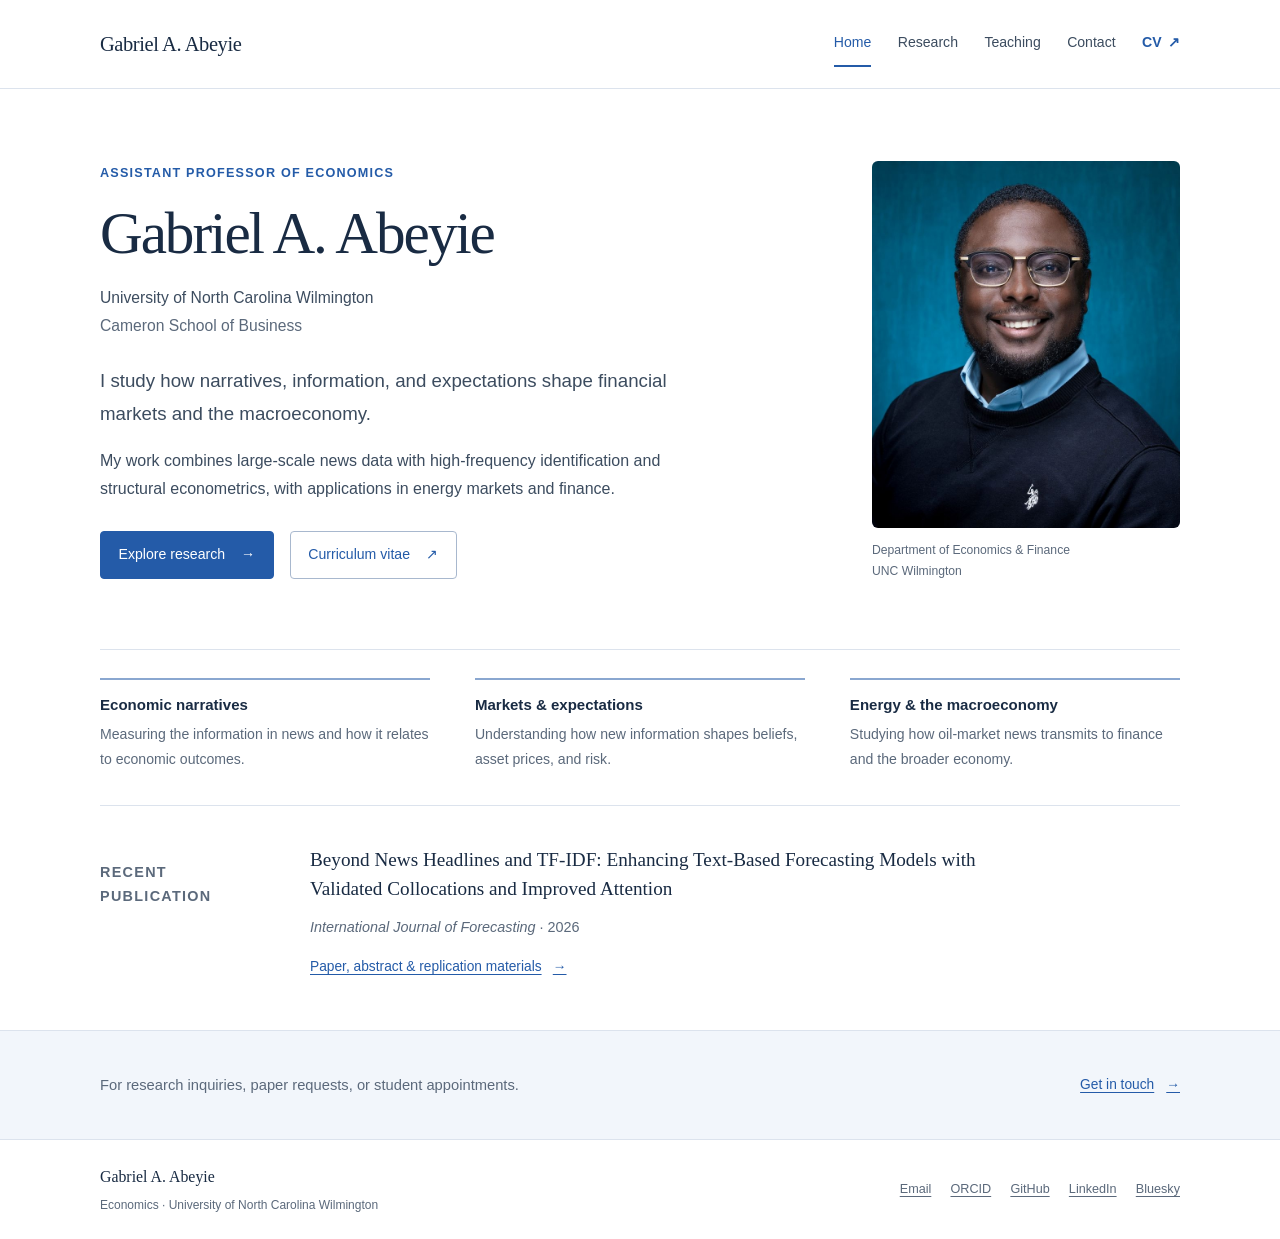
<file: index.html>
<!DOCTYPE html>
<html lang="en">
<head><meta charset="UTF-8"><meta name="viewport" content="width=device-width, initial-scale=1"><meta name="color-scheme" content="light"><title>Gabriel A. Abeyie | Economics, UNC Wilmington</title><meta name="description" content="Gabriel A. Abeyie, Assistant Professor of Economics at UNC Wilmington. Research on narratives, information, finance, and the macroeconomy."><meta name="author" content="Gabriel Appau Abeyie"><link rel="canonical" href="https://gabeabeyie.github.io/academic-website/"><meta property="og:type" content="website"><meta property="og:url" content="https://gabeabeyie.github.io/academic-website/"><meta property="og:title" content="Gabriel A. Abeyie | Economics, UNC Wilmington"><meta property="og:description" content="Gabriel A. Abeyie, Assistant Professor of Economics at UNC Wilmington. Research on narratives, information, finance, and the macroeconomy."><meta property="og:image" content="https://gabeabeyie.github.io/academic-website/abeyie-gabriel-a-gabriel-abeyie-07723-edit-2-portrait.jpg"><meta name="twitter:card" content="summary_large_image"><meta name="twitter:title" content="Gabriel A. Abeyie | Economics, UNC Wilmington"><meta name="twitter:description" content="Gabriel A. Abeyie, Assistant Professor of Economics at UNC Wilmington. Research on narratives, information, finance, and the macroeconomy."><link rel="icon" type="image/png" href="https://gabeabeyie.github.io/academic-website/favicon.png"><link rel="stylesheet" href="styles.css"></head><body><a class="skip" href="#main">Skip to main content</a><header class="site-header"><div class="container header-inner"><a class="wordmark" href="index.html">Gabriel A. Abeyie</a><nav class="primary-nav" aria-label="Main navigation"><ul><li><a href="index.html" aria-current="page">Home</a></li><li><a href="research.html">Research</a></li><li><a href="teaching.html">Teaching</a></li><li><a href="contact.html">Contact</a></li><li><a class="nav-cv" href="https://gabeabeyie.github.io/academic-website/Gabriel_abeyie_cv.pdf">CV <span aria-hidden="true">↗</span></a></li></ul></nav></div></header><main class="main" id="main" tabindex="-1"><div class="container"><section class="home-hero" aria-labelledby="home-title"><div><p class="eyebrow">Assistant Professor of Economics</p><h1 id="home-title">Gabriel A. Abeyie</h1><p class="affiliation"><a href="https://uncw.edu/">University of North Carolina Wilmington</a><br>Cameron School of Business</p><p class="hero-bio">I study how narratives, information, and expectations shape financial markets and the macroeconomy.</p><p class="hero-method">My work combines large-scale news data with high-frequency identification and structural econometrics, with applications in energy markets and finance.</p><div class="hero-actions"><a class="button" href="research.html">Explore research <span aria-hidden="true">→</span></a><a class="button secondary" href="https://gabeabeyie.github.io/academic-website/Gabriel_abeyie_cv.pdf">Curriculum vitae <span aria-hidden="true">↗</span></a></div></div><figure class="hero-portrait"><img class="portrait" src="portrait.jpg" alt="Gabriel A. Abeyie" width="756" height="900" fetchpriority="high"><figcaption class="portrait-caption">Department of Economics &amp; Finance<br>UNC Wilmington</figcaption></figure></section><section class="home-topics" aria-label="Research themes"><div class="topic"><h2>Economic narratives</h2><p>Measuring the information in news and how it relates to economic outcomes.</p></div><div class="topic"><h2>Markets &amp; expectations</h2><p>Understanding how new information shapes beliefs, asset prices, and risk.</p></div><div class="topic"><h2>Energy &amp; the macroeconomy</h2><p>Studying how oil-market news transmits to finance and the broader economy.</p></div></section><section class="home-feature" aria-labelledby="latest-publication"><p class="small-label">Recent publication</p><div><h2 id="latest-publication"><a href="https://doi.org/10.1016/j.ijforecast.2025.09.002">Beyond News Headlines and TF-IDF: Enhancing Text-Based Forecasting Models with Validated Collocations and Improved Attention</a></h2><p><em>International Journal of Forecasting</em> · 2026</p><a class="inline-link" href="research.html#publications">Paper, abstract &amp; replication materials <span aria-hidden="true">→</span></a></div></section></div><section class="about-strip" aria-label="Contact"><div class="container about-strip-inner"><p>For research inquiries, paper requests, or student appointments.</p><a href="contact.html">Get in touch <span aria-hidden="true">→</span></a></div></section></main><footer class="site-footer"><div class="container footer-inner"><div><p class="footer-name">Gabriel A. Abeyie</p><p class="footer-affiliation">Economics · University of North Carolina Wilmington</p></div><nav class="footer-links" aria-label="Contact and profiles"><a href="mailto:abeyieg@uncw.edu">Email</a><a href="https://orcid.org/0009-0005-0006-528X">ORCID</a><a href="https://github.com/gabeabeyie">GitHub</a><a href="https://linkedin.com/in/gabrielabeyie">LinkedIn</a><a href="https://bsky.app/profile/gabeyie.bsky.social">Bluesky</a></nav></div></footer></body></html>
</file>
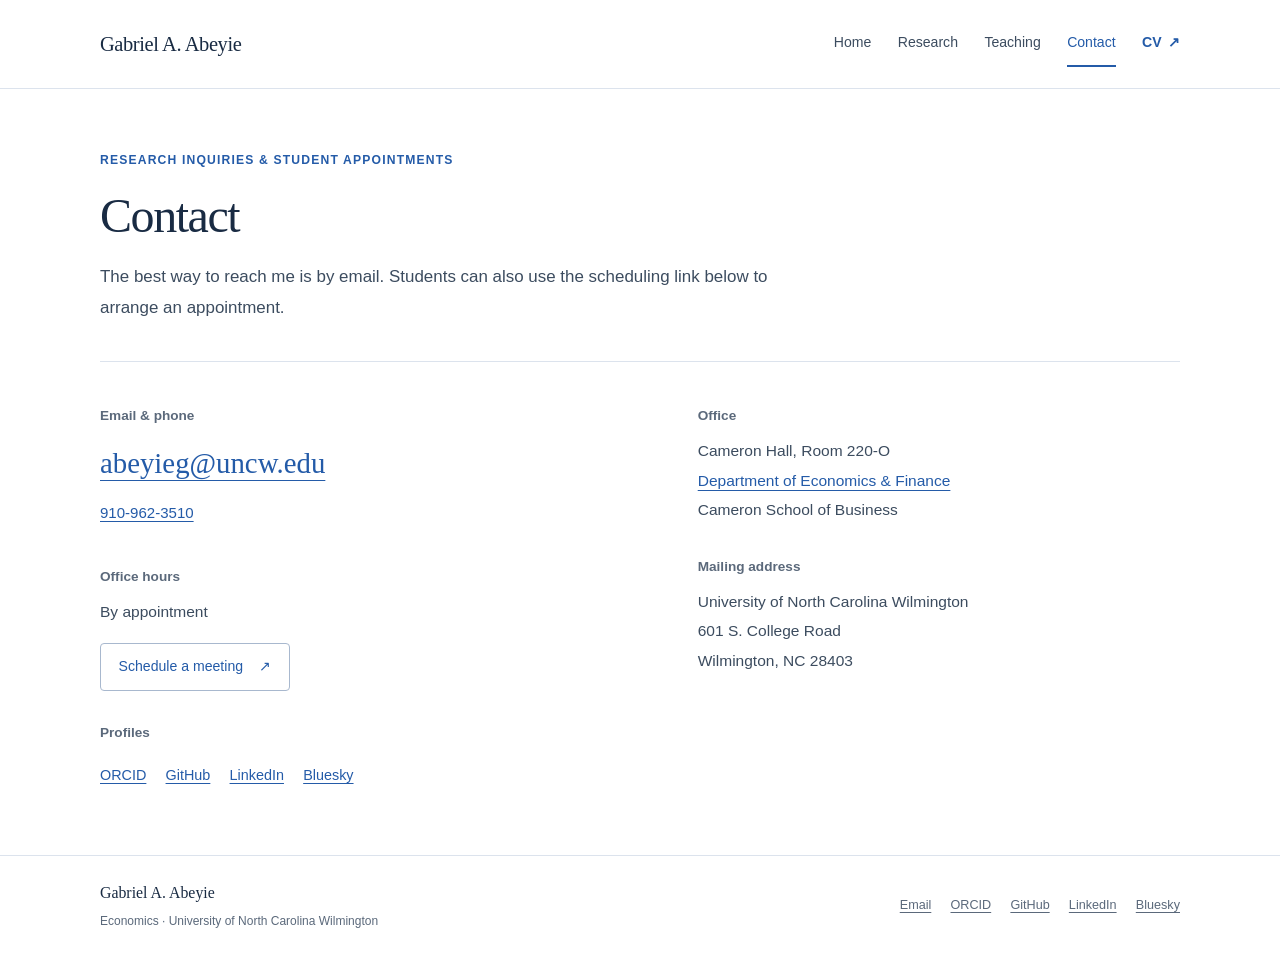
<file: contact.html>
<!DOCTYPE html>
<html lang="en">
<head><meta charset="UTF-8"><meta name="viewport" content="width=device-width, initial-scale=1"><meta name="color-scheme" content="light"><title>Contact | Gabriel A. Abeyie</title><meta name="description" content="Contact Gabriel A. Abeyie at UNC Wilmington for research inquiries, paper requests, and student appointments."><meta name="author" content="Gabriel Appau Abeyie"><link rel="canonical" href="https://gabeabeyie.github.io/academic-website/contact.html"><meta property="og:type" content="website"><meta property="og:url" content="https://gabeabeyie.github.io/academic-website/contact.html"><meta property="og:title" content="Contact | Gabriel A. Abeyie"><meta property="og:description" content="Contact Gabriel A. Abeyie at UNC Wilmington for research inquiries, paper requests, and student appointments."><meta property="og:image" content="https://gabeabeyie.github.io/academic-website/abeyie-gabriel-a-gabriel-abeyie-07723-edit-2-portrait.jpg"><meta name="twitter:card" content="summary_large_image"><meta name="twitter:title" content="Contact | Gabriel A. Abeyie"><meta name="twitter:description" content="Contact Gabriel A. Abeyie at UNC Wilmington for research inquiries, paper requests, and student appointments."><link rel="icon" type="image/png" href="https://gabeabeyie.github.io/academic-website/favicon.png"><link rel="stylesheet" href="styles.css"></head><body><a class="skip" href="#main">Skip to main content</a><header class="site-header"><div class="container header-inner"><a class="wordmark" href="index.html">Gabriel A. Abeyie</a><nav class="primary-nav" aria-label="Main navigation"><ul><li><a href="index.html">Home</a></li><li><a href="research.html">Research</a></li><li><a href="teaching.html">Teaching</a></li><li><a href="contact.html" aria-current="page">Contact</a></li><li><a class="nav-cv" href="https://gabeabeyie.github.io/academic-website/Gabriel_abeyie_cv.pdf">CV <span aria-hidden="true">↗</span></a></li></ul></nav></div></header><main class="main" id="main" tabindex="-1"><div class="container"><header class="page-heading"><p class="eyebrow">Research inquiries &amp; student appointments</p><h1 id="contact-title">Contact</h1><p>The best way to reach me is by email. Students can also use the scheduling link below to arrange an appointment.</p></header><div class="contact-layout"><div><section class="contact-block" aria-labelledby="email-title"><h2 id="email-title">Email &amp; phone</h2><p><a class="email-large" href="mailto:abeyieg@uncw.edu">abeyieg@uncw.edu</a><br><a class="phone" href="tel:+19109623510">910-962-3510</a></p></section><section class="contact-block" aria-labelledby="office-hours-title"><h2 id="office-hours-title">Office hours</h2><p>By appointment</p><a class="button secondary" href="https://outlook.office.com/bookwithme/user/a2c13af445914cb9972d53c73ecf5f0d@uncw.edu?anonymous&amp;ismsaljsauthenabled&amp;ep=bwmEmailSignature">Schedule a meeting <span aria-hidden="true">↗</span></a></section><section class="contact-block" aria-labelledby="profiles-title"><h2 id="profiles-title">Profiles</h2><nav class="contact-links" aria-label="Academic and professional profiles"><a href="https://orcid.org/0009-0005-0006-528X">ORCID</a><a href="https://github.com/gabeabeyie">GitHub</a><a href="https://linkedin.com/in/gabrielabeyie">LinkedIn</a><a href="https://bsky.app/profile/gabeyie.bsky.social">Bluesky</a></nav></section></div><div><section class="contact-block" aria-labelledby="office-title"><h2 id="office-title">Office</h2><p>Cameron Hall, Room 220-O<br><a href="https://uncw.edu/academics/colleges/csb/departments-schools/economics-finance/faculty-staff">Department of Economics &amp; Finance</a><br>Cameron School of Business</p></section><section class="contact-block" aria-labelledby="address-title"><h2 id="address-title">Mailing address</h2><address>University of North Carolina Wilmington<br>601 S. College Road<br>Wilmington, NC 28403</address></section></div></div></div></main><footer class="site-footer"><div class="container footer-inner"><div><p class="footer-name">Gabriel A. Abeyie</p><p class="footer-affiliation">Economics · University of North Carolina Wilmington</p></div><nav class="footer-links" aria-label="Contact and profiles"><a href="mailto:abeyieg@uncw.edu">Email</a><a href="https://orcid.org/0009-0005-0006-528X">ORCID</a><a href="https://github.com/gabeabeyie">GitHub</a><a href="https://linkedin.com/in/gabrielabeyie">LinkedIn</a><a href="https://bsky.app/profile/gabeyie.bsky.social">Bluesky</a></nav></div></footer></body></html>
</file>
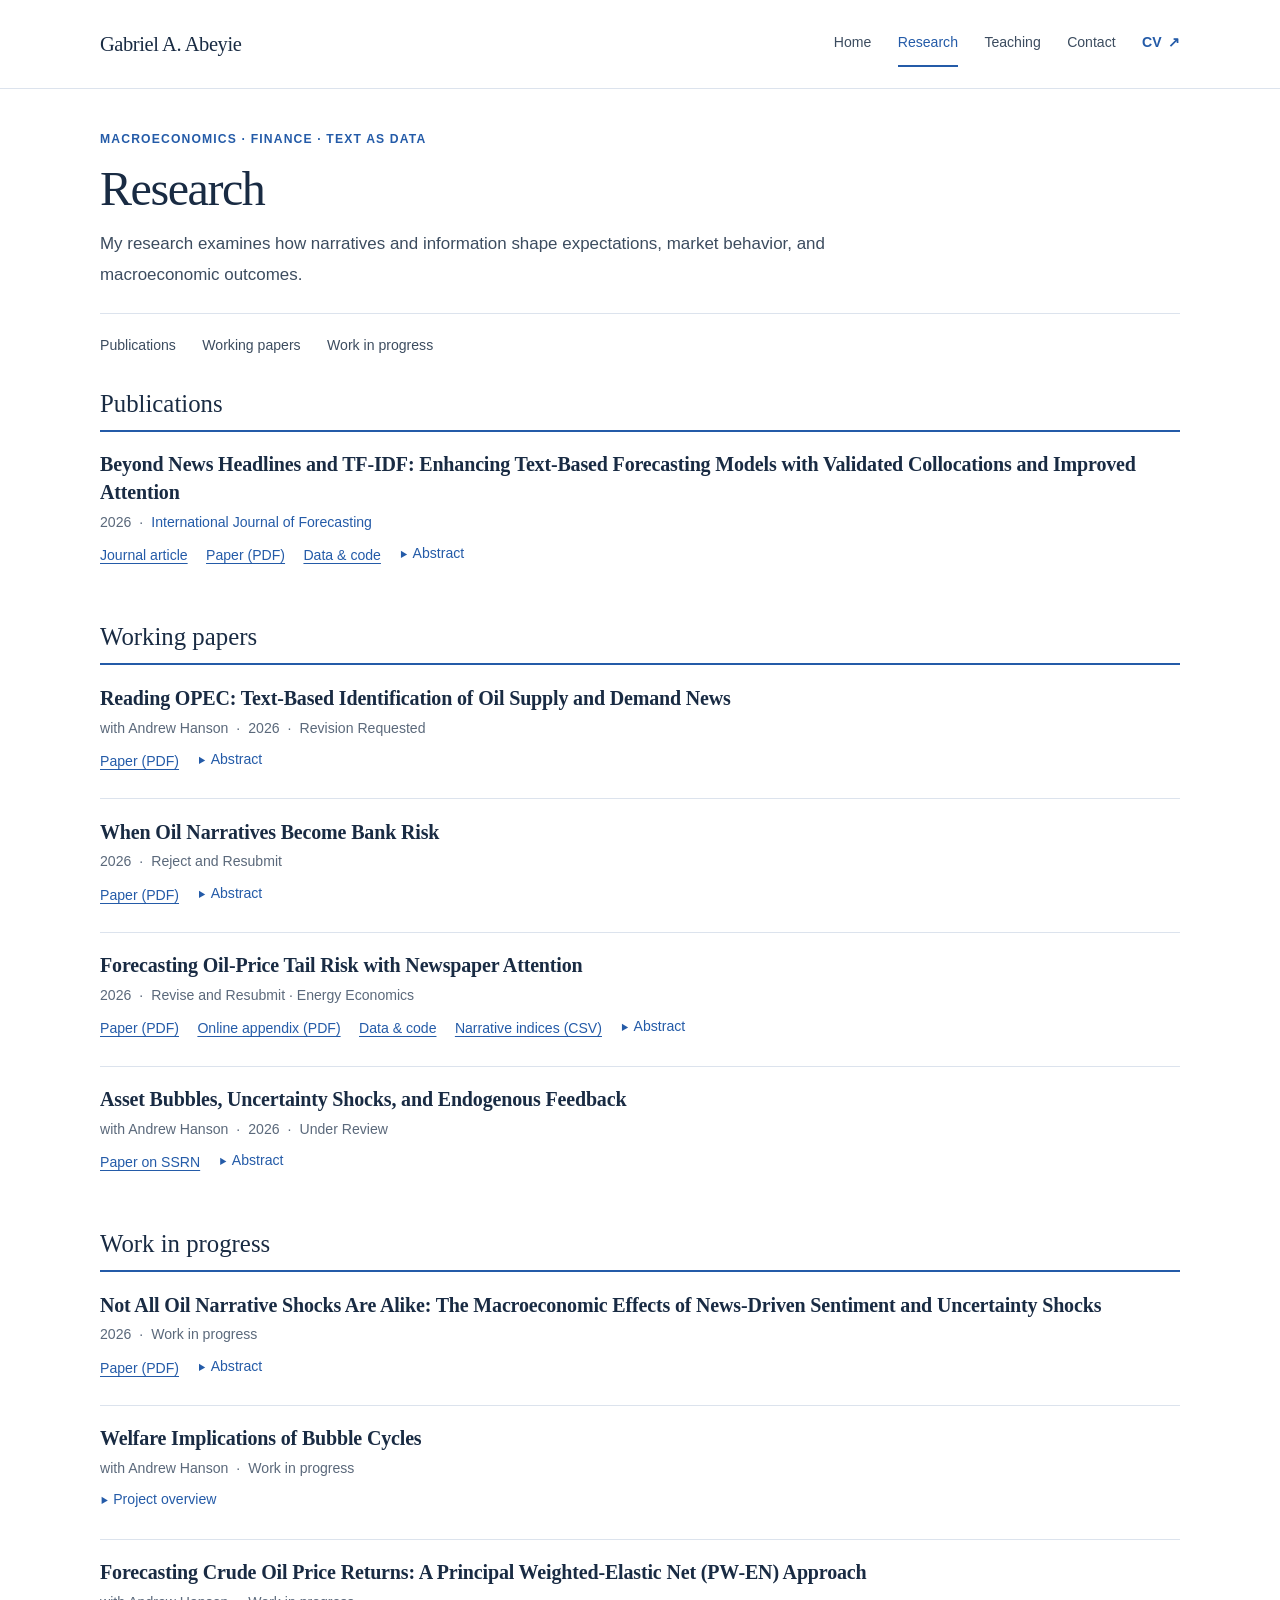
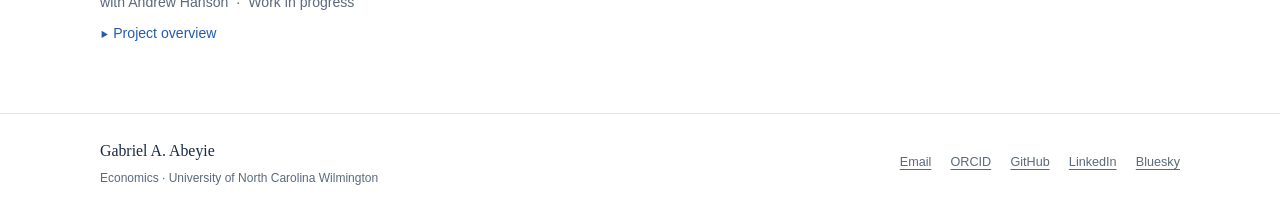
<file: research.html>
<!DOCTYPE html>
<html lang="en">
<head>
<meta charset="UTF-8">
<meta name="viewport" content="width=device-width, initial-scale=1">
<meta name="color-scheme" content="light">
<title>Research | Gabriel A. Abeyie</title>
<meta name="description" content="Publications, working papers, abstracts, and replication materials from Gabriel A. Abeyie.">
<meta name="author" content="Gabriel Appau Abeyie">
<link rel="canonical" href="https://gabeabeyie.github.io/academic-website/research.html">
<meta property="og:type" content="website">
<meta property="og:url" content="https://gabeabeyie.github.io/academic-website/research.html">
<meta property="og:title" content="Research | Gabriel A. Abeyie">
<meta property="og:description" content="Publications, working papers, abstracts, and replication materials from Gabriel A. Abeyie.">
<meta property="og:image" content="https://gabeabeyie.github.io/academic-website/abeyie-gabriel-a-gabriel-abeyie-07723-edit-2-portrait.jpg">
<meta name="twitter:card" content="summary_large_image">
<meta name="twitter:title" content="Research | Gabriel A. Abeyie">
<meta name="twitter:description" content="Publications, working papers, abstracts, and replication materials from Gabriel A. Abeyie.">
<link rel="icon" type="image/png" href="https://gabeabeyie.github.io/academic-website/favicon.png">
<link rel="stylesheet" href="styles.css">
<style id="compact-research-styles">
/* Compact research list. These rules apply only to this page. */
.research-page .page-heading { padding: 2.5rem 0 1.4rem; }
.research-page .page-heading p { margin-top: .8rem; }
.research-page .page-heading .eyebrow { margin: 0 0 .65rem; }
.research-page .research-layout { display: block; padding: .65rem 0 2.5rem; }
.research-page .research-side { position: static; margin-bottom: 1.25rem; }
.research-page .research-side nav { display: flex; flex-wrap: wrap; gap: 0 1.65rem; border: 0; }
.research-page .research-side a { min-height: 44px; border: 0; font-size: .88rem; }
.research-page .paper-group + .paper-group { margin-top: 1.8rem; }
.research-page .paper-group h2 { font-size: 1.55rem; padding-bottom: .6rem; border-bottom: 2px solid var(--accent); }
.research-page .paper { padding: 1.15rem 0; }
.research-page .paper-heading { display: block; margin: 0 0 .3rem; }
.research-page .paper h3 { font-size: 1.25rem; line-height: 1.4; }
.research-page .paper-meta { display: flex; flex-wrap: wrap; align-items: baseline; gap: .1rem .5rem; font-size: .88rem; line-height: 1.65; color: var(--muted); }
.research-page .meta-item { display: inline-flex; align-items: baseline; gap: .5rem; max-width: 100%; }
.research-page .paper-year { display: inline; margin: 0; font: inherit; }
.research-page .paper-authors { margin: 0; font: inherit; color: inherit; }
.research-page .paper-status { margin: 0; font: inherit; color: inherit; }
.research-page .paper-status.published { color: var(--accent); font: inherit; }
.research-page .paper-resources { display: flex; flex-wrap: wrap; align-items: flex-start; gap: 0 1.15rem; margin-top: .25rem; }
.research-page .paper-links { display: flex; flex-wrap: wrap; gap: 0 1.15rem; margin: 0; }
.research-page .paper-links a { min-height: 36px; font-size: .88rem; }
.research-page .paper details { flex: 0 1 auto; min-width: 0; max-width: 100%; margin: 0; }
.research-page .paper details[open] { flex-basis: 100%; }
.research-page .paper summary { min-height: 36px; padding: .25rem .1rem; font-size: .88rem; line-height: 1.7; }
.research-page .abstract { margin: .25rem 0 0; max-width: 85ch; }
@media (max-width: 540px) {
  .research-page .page-heading { padding: 1.8rem 0 1.15rem; }
  .research-page .research-side { margin-bottom: .8rem; }
  .research-page .research-side nav { gap: 0 1.1rem; }
  .research-page .research-side a { font-size: .79rem; }
  .research-page .paper { padding: 1rem 0; }
  .research-page .paper h3 { font-size: 1.17rem; }
  .research-page .paper-meta { font-size: .85rem; }
  .research-page .paper-resources, .research-page .paper-links { gap: 0 1rem; }
}
@media (any-pointer: coarse) {
  .research-page .paper-links a, .research-page .paper summary { min-height: 44px; }
  .research-page .paper summary { padding-top: .5rem; padding-bottom: .5rem; }
}
@media print {
  .research-page .page-heading { padding: 0 0 1rem; }
  .research-page .research-side { display: none; }
  .research-page .paper { padding: .75rem 0; }
  .research-page .paper h3 { font-size: 13pt; }
  .research-page .paper-links a { min-height: 0; }
}
</style>
</head>
<body>
<a class="skip" href="#main">Skip to main content</a>
<header class="site-header">
<div class="container header-inner">
<a class="wordmark" href="index.html">Gabriel A. Abeyie</a>
<nav class="primary-nav" aria-label="Main navigation">
<ul>
<li>
<a href="index.html">Home</a>
</li>
<li>
<a href="research.html" aria-current="page">Research</a>
</li>
<li>
<a href="teaching.html">Teaching</a>
</li>
<li>
<a href="contact.html">Contact</a>
</li>
<li>
<a class="nav-cv" href="https://gabeabeyie.github.io/academic-website/Gabriel_abeyie_cv.pdf">CV <span aria-hidden="true">↗</span></a>
</li>
</ul>
</nav>
</div>
</header>
<main class="main research-page" id="main" tabindex="-1">
<div class="container">
<header class="page-heading">
<p class="eyebrow">Macroeconomics · Finance · Text as data
</p>
<h1 id="research-title">Research
</h1>
<p>My research examines how narratives and information shape expectations, market behavior, and macroeconomic outcomes.
</p>
</header>
<div class="research-layout">
<aside class="research-side">
<nav aria-label="Research categories"><a href="#publications">Publications</a><a href="#working-papers">Working papers</a><a href="#work-in-progress">Work in progress</a>
</nav>
</aside>
<div>
<section class="paper-group" id="publications" aria-labelledby="publications-title">
<h2 id="publications-title">Publications
</h2>
<article class="paper" aria-labelledby="paper-1">
<div class="paper-heading">
<h3 id="paper-1">
<a href="https://doi.org/10.1016/j.ijforecast.2025.09.002">Beyond News Headlines and TF-IDF: Enhancing Text-Based Forecasting Models with Validated Collocations and Improved Attention</a>
</h3>
</div>
<p class="paper-meta"><span class="meta-item"><span class="paper-year">2026</span></span> <span class="meta-item"><span class="meta-separator" aria-hidden="true">·</span> <span class="paper-status published">International Journal of Forecasting</span></span> </p>
<div class="paper-resources">
<div class="paper-links">
<a href="https://doi.org/10.1016/j.ijforecast.2025.09.002" aria-label="Journal article: Beyond News Headlines and TF-IDF: Enhancing Text-Based Forecasting Models with Validated Collocations and Improved Attention">Journal article</a><a href="https://gabeabeyie.github.io/academic-website/IJF-D-24-00300R1.pdf" aria-label="Paper (PDF): Beyond News Headlines and TF-IDF: Enhancing Text-Based Forecasting Models with Validated Collocations and Improved Attention">Paper (PDF)</a><a href="https://github.com/gabeabeyie/Collocation_Attention.git" aria-label="Data &amp; code: Beyond News Headlines and TF-IDF: Enhancing Text-Based Forecasting Models with Validated Collocations and Improved Attention">Data &amp; code</a>
</div>
<details>
<summary>Abstract<span class="sr-only">: Beyond News Headlines and TF-IDF: Enhancing Text-Based Forecasting Models with Validated Collocations and Improved Attention</span>
</summary>
<div class="abstract">
<p>This paper proposes a method for enhancing text-based forecasting models, with a specific focus on predicting crude oil prices. Utilizing advanced techniques, including pattern validation and attention mechanisms, the study demonstrates notable improvements in predictive power over traditional approaches. One key finding is that considering the full text of news articles, rather than limiting the analysis to news headlines, leads to significant gains in forecasting accuracy. Furthermore, the model featuring verb-noun and noun-verb collocation pattern validation consistently outperforms benchmarks and models based solely on news headlines across various forecasting horizons. The results suggest that the presence of such collocations as “price fell,” “prices tumbled,” and “price dropped” in crude-oil-related news articles is associated with a decrease in oil price returns. Additionally, integrating macroeconomic data with text-based features enhances predictive performance, demonstrating that combining structured economic indicators with textual features improves forecasting accuracy.
</p>
</div>
</details>
</div></article>
</section>
<section class="paper-group" id="working-papers" aria-labelledby="working-title">
<h2 id="working-title">Working papers
</h2>
<article class="paper" aria-labelledby="paper-2">
<div class="paper-heading">
<h3 id="paper-2">
<a href="https://gabeabeyie.github.io/academic-website/Reading_OPEC.pdf">Reading OPEC: Text-Based Identification of Oil Supply and Demand News</a>
</h3>
</div>
<p class="paper-meta"><span class="meta-item"><span class="paper-authors">with Andrew Hanson</span></span> <span class="meta-item"><span class="meta-separator" aria-hidden="true">·</span> <span class="paper-year">2026</span></span> <span class="meta-item"><span class="meta-separator" aria-hidden="true">·</span> <span class="paper-status">Revision Requested</span></span> </p>
<div class="paper-resources">
<div class="paper-links">
<a href="https://gabeabeyie.github.io/academic-website/Reading_OPEC.pdf" aria-label="Paper (PDF): Reading OPEC: Text-Based Identification of Oil Supply and Demand News">Paper (PDF)</a>
</div>
<details>
<summary>Abstract<span class="sr-only">: Reading OPEC: Text-Based Identification of Oil Supply and Demand News</span>
</summary>
<div class="abstract">
<p>We use newspaper coverage to identify the supply and demand content of OPEC announcements. From 7,941 articles around 206 OPEC and OPEC+ announcements from 1971 to 2025, we construct separate text-based measures of supply and demand news without using futures prices. The supply measure produces macroeconomic responses similar to futures-based identification, while demand news generates distinct effects: both raise oil prices, but supply news contracts industrial production whereas demand news initially expands it.
</p>
</div>
</details>
</div></article>
<article class="paper" aria-labelledby="paper-3">
<div class="paper-heading">
<h3 id="paper-3">
<a href="https://gabeabeyie.github.io/academic-website/When%20Oil%20Narratives%20Become%20Bank%20Risk.pdf">When Oil Narratives Become Bank Risk</a>
</h3>
</div>
<p class="paper-meta"><span class="meta-item"><span class="paper-year">2026</span></span> <span class="meta-item"><span class="meta-separator" aria-hidden="true">·</span> <span class="paper-status">Reject and Resubmit</span></span> </p>
<div class="paper-resources">
<div class="paper-links">
<a href="https://gabeabeyie.github.io/academic-website/When%20Oil%20Narratives%20Become%20Bank%20Risk.pdf" aria-label="Paper (PDF): When Oil Narratives Become Bank Risk">Paper (PDF)</a>
</div>
<details>
<summary>Abstract<span class="sr-only">: When Oil Narratives Become Bank Risk</span>
</summary>
<div class="abstract">
<p>Oil-market news can signal very different risks for banks exposed to oil-producing regions. This paper studies how newspaper-based oil narratives are associated with U.S. bank balance sheets. Supply-disruption narratives predict higher cumulative loan-loss provisions and net charge-offs, lower loan growth, lower deposit growth, and weaker short-run profitability among more oil-exposed banks. Demand-salience narratives move in the opposite direction, predicting stronger lending, deposit growth, and profitability, while provisions and charge-offs decline. These findings show that oil narratives do not have one banking effect: some oil stories become bank risk, while others coincide with expansion in oil-exposed banking markets
</p>
</div>
</details>
</div></article>
<article class="paper" aria-labelledby="paper-8">
<div class="paper-heading">
<h3 id="paper-8">Forecasting Oil-Price Tail Risk with Newspaper Attention
</h3>
    </div>
<p class="paper-meta"><span class="meta-item"><span class="paper-year">2026</span></span> <span class="meta-item"><span class="meta-separator" aria-hidden="true">·</span> <span class="paper-status">Revise and Resubmit · Energy Economics</span></span> </p>
<div class="paper-resources">
<div class="paper-links">
<a href="https://gabeabeyie.github.io/academic-website/Forecasting_Oil_Price_Tail_Risk.pdf" aria-label="Paper (PDF): Forecasting Oil-Price Tail Risk with Newspaper Attention">Paper (PDF)</a><a href="https://gabeabeyie.github.io/academic-website/Forecasting_Oil_Price_Tail_Risk_Online_Appendix.pdf" aria-label="Online appendix (PDF): Forecasting Oil-Price Tail Risk with Newspaper Attention">Online appendix (PDF)</a><a href="https://github.com/gabeabeyie/oil-tail-risk-newspaper-attention" aria-label="Data and code: Forecasting Oil-Price Tail Risk with Newspaper Attention">Data &amp; code</a><a href="https://gabeabeyie.github.io/academic-website/oil_news_narrative_indices_1988_2024.csv" aria-label="Monthly narrative indices (CSV): Forecasting Oil-Price Tail Risk with Newspaper Attention">Narrative indices (CSV)</a>
</div>
<details>
<summary>Abstract<span class="sr-only">: Forecasting Oil-Price Tail Risk with Newspaper Attention</span>
</summary>
<div class="abstract">
<p>This paper examines oil-news attention as a predictor of crude oil price volatility. Using oil-related news articles from four major U.S. newspapers between 1988 and 2024, we construct monthly measures of oil-news attention and evaluate their out-of-sample forecasting power for WTI and Brent realized volatility. Adding oil-news attention to autoregressive (AR) and heterogeneous autoregressive (HAR) benchmarks significantly improves forecast accuracy, particularly for downside volatility. The improvements persist even when the benchmark already includes implied volatility from the VIX or the OVX, and they extend to 5% Value-at-Risk (VaR) forecasts. Consistent with the mixture-of-distributions hypothesis, what matters for forecasting oil-price risk is how much the press writes about oil, not what it says.
</p>
</div>
</details>
</div></article>
<article class="paper" aria-labelledby="paper-4">
<div class="paper-heading">
<h3 id="paper-4">
<a href="https://papers.ssrn.com/sol3/papers.cfm?abstract_id=7301018">Asset Bubbles, Uncertainty Shocks, and Endogenous Feedback</a>
</h3>
</div>
<p class="paper-meta"><span class="meta-item"><span class="paper-authors">with Andrew Hanson</span></span> <span class="meta-item"><span class="meta-separator" aria-hidden="true">·</span> <span class="paper-year">2026</span></span> <span class="meta-item"><span class="meta-separator" aria-hidden="true">·</span> <span class="paper-status">Under Review</span></span> </p>
<div class="paper-resources">
<div class="paper-links">
<a href="https://papers.ssrn.com/sol3/papers.cfm?abstract_id=7301018" aria-label="Paper on SSRN: Asset Bubbles, Uncertainty Shocks, and Endogenous Feedback">Paper on SSRN</a>
</div>
<details>
<summary>Abstract<span class="sr-only">: Asset Bubbles, Uncertainty Shocks, and Endogenous Feedback</span>
</summary>
<div class="abstract">
<p>Asset bubbles can create the uncertainty that sustains them. We build an economy in which a gap between an asset's market price and the cost of covering its dividends finances project entry, expansion, and risk-taking. Those projects generate future uncertainty, which strains investors' capacity to bear risk and widens the bubble. This feedback can sustain several levels of bubbles and uncertainty even when shocks do not multiply on their own. Time structure determines the outcome. With a fixed ending date, equilibrium is unique regardless of feedback strength. When projects and uncertainty repeatedly renew, the same mechanism can produce multiple equilibria. Uncertainty shocks do not merely enlarge an existing bubble: by pushing risk beyond investors' capacity to bear it, they can cause one to form in the first place. The model identifies stable and unstable outcomes and remains valid in a fully closed economy.
</p>
</div>
</details>
</div></article>
</section>
<section class="paper-group" id="work-in-progress" aria-labelledby="progress-title">
<h2 id="progress-title">Work in progress
</h2>
<article class="paper" aria-labelledby="paper-5">
<div class="paper-heading">
<h3 id="paper-5">
<a href="https://gabeabeyie.github.io/academic-website/Narrative_Shocks70.pdf">Not All Oil Narrative Shocks Are Alike: The Macroeconomic Effects of News-Driven Sentiment and Uncertainty Shocks</a>
</h3>
</div>
<p class="paper-meta"><span class="meta-item"><span class="paper-year">2026</span></span> <span class="meta-item"><span class="meta-separator" aria-hidden="true">·</span> <span class="paper-status">Work in progress</span></span> </p>
<div class="paper-resources">
<div class="paper-links">
<a href="https://gabeabeyie.github.io/academic-website/Narrative_Shocks70.pdf" aria-label="Paper (PDF): Not All Oil Narrative Shocks Are Alike: The Macroeconomic Effects of News-Driven Sentiment and Uncertainty Shocks">Paper (PDF)</a>
</div>
<details>
<summary>Abstract<span class="sr-only">: Not All Oil Narrative Shocks Are Alike: The Macroeconomic Effects of News-Driven Sentiment and Uncertainty Shocks</span>
</summary>
<div class="abstract">
<p>This paper studies whether oil-market narratives have macroeconomic effects, and whether those effects differ depending on whether narratives convey directional information or uncertainty. I construct new monthly oil narrative sentiment and uncertainty indices from Wall Street Journal and New York Times articles from 1953 to 2022 and classify oil-related coverage into five narrative types. Using the type-specific narrative decomposition as external instruments in a Proxy-SVAR, I identify two structurally distinct narrative shocks. A bullish narrative sentiment shock raises the real oil price persistently, increases world industrial production, raises world oil production, and gradually passes through to consumer prices, consistent with a demand-side information channel. By contrast, an elevated narrative uncertainty shock reduces world oil production and world industrial production, while producing only a muted response of the real oil price and consumer prices, consistent with a supply-side real-options channel. When both shocks hit simultaneously, the combined effect produces a stagflationary pattern in which oil prices and inflation rise while production and activity respond weakly. These findings show that oil-market narratives contain macroeconomically relevant variation beyond physical oil shocks and that separating directional tone from ambiguity is essential for understanding how oil news transmits to the broader economy.
</p>
</div>
</details>
</div></article>
<article class="paper" aria-labelledby="paper-6">
<div class="paper-heading">
<h3 id="paper-6">Welfare Implications of Bubble Cycles
</h3>
</div>
<p class="paper-meta"><span class="meta-item"><span class="paper-authors">with Andrew Hanson</span></span> <span class="meta-item"><span class="meta-separator" aria-hidden="true">·</span> <span class="paper-status">Work in progress</span></span> </p>
<div class="paper-resources">
<details>
<summary>Project overview<span class="sr-only">: Welfare Implications of Bubble Cycles</span>
</summary>
<div class="abstract">
<p>This research examines the welfare consequences of asset price bubble cycles, analyzing how boom–bust patterns in asset markets affect economic efficiency and social welfare.
</p>
</div>
</details>
</div></article>
<article class="paper" aria-labelledby="paper-7">
<div class="paper-heading">
<h3 id="paper-7">Forecasting Crude Oil Price Returns: A Principal Weighted-Elastic Net (PW-EN) Approach
</h3>
</div>
<p class="paper-meta"><span class="meta-item"><span class="paper-authors">with Andrew Hanson</span></span> <span class="meta-item"><span class="meta-separator" aria-hidden="true">·</span> <span class="paper-status">Work in progress</span></span> </p>
<div class="paper-resources">
<details>
<summary>Project overview<span class="sr-only">: Forecasting Crude Oil Price Returns: A Principal Weighted-Elastic Net (PW-EN) Approach</span>
</summary>
<div class="abstract">
<p>This paper develops a novel forecasting methodology combining principal component analysis with weighted elastic net regularization to improve crude oil price return predictions using high-dimensional predictor sets.
</p>
</div>
</details>
</div></article>
</section>
</div>
</div>
</div>
</main>
<footer class="site-footer">
<div class="container footer-inner">
<div>
<p class="footer-name">Gabriel A. Abeyie
</p>
<p class="footer-affiliation">Economics · University of North Carolina Wilmington
</p>
</div>
<nav class="footer-links" aria-label="Contact and profiles"><a href="mailto:abeyieg@uncw.edu">Email</a><a href="https://orcid.org/0009-0005-0006-528X">ORCID</a><a href="https://github.com/gabeabeyie">GitHub</a><a href="https://linkedin.com/in/gabrielabeyie">LinkedIn</a><a href="https://bsky.app/profile/gabeyie.bsky.social">Bluesky</a>
</nav>
</div>
</footer>
</body>
</html>
</file>
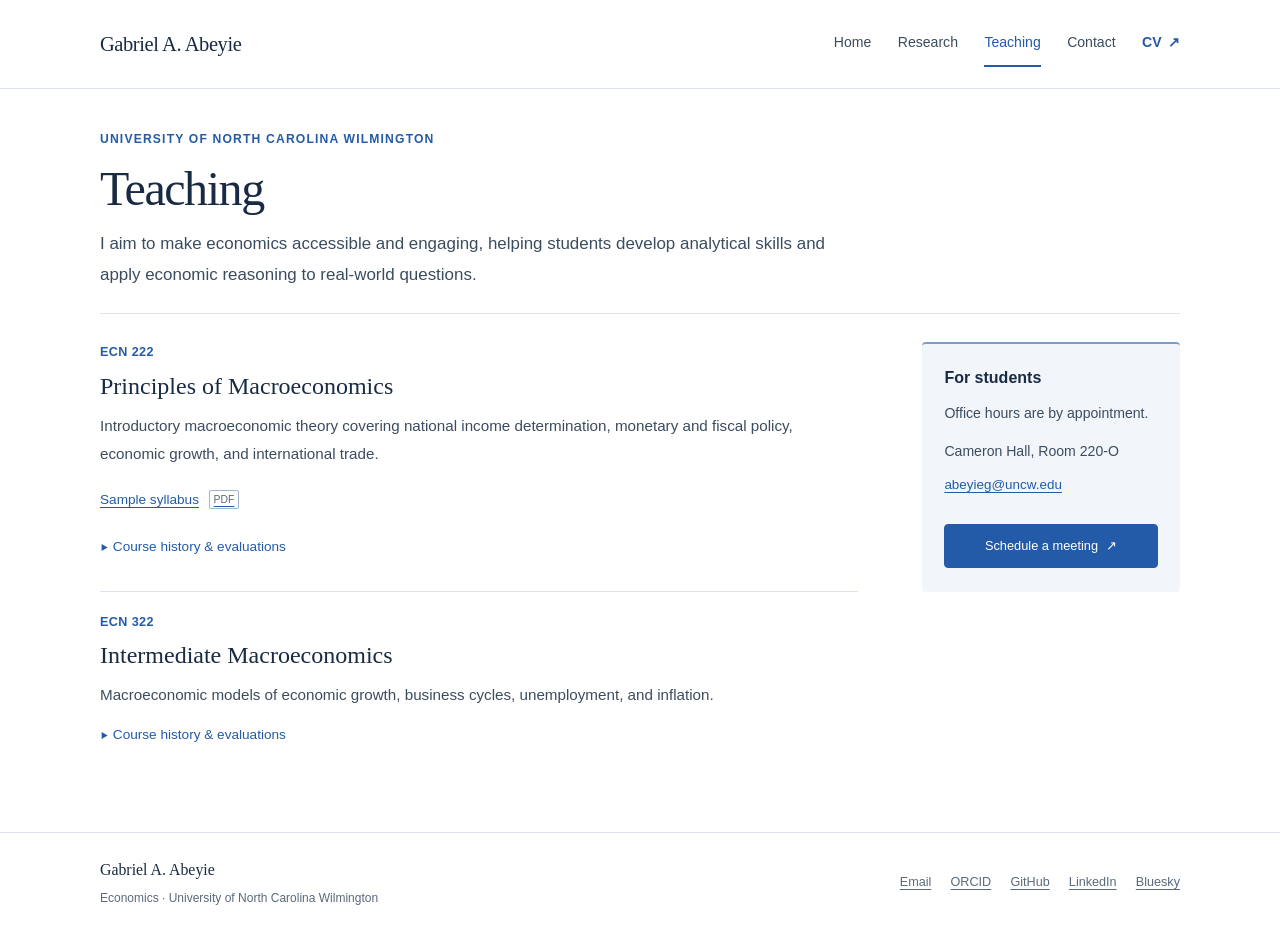
<file: teaching.html>
<!DOCTYPE html>
<html lang="en">
<head>
<meta charset="UTF-8">
<meta name="viewport" content="width=device-width, initial-scale=1">
<meta name="color-scheme" content="light">
<title>Teaching | Gabriel A. Abeyie</title>
<meta name="description" content="Economics courses, sample syllabus, evaluations, and student appointments with Gabriel A. Abeyie at UNC Wilmington.">
<meta name="author" content="Gabriel Appau Abeyie">
<link rel="canonical" href="https://gabeabeyie.github.io/academic-website/teaching.html">
<meta property="og:type" content="website">
<meta property="og:url" content="https://gabeabeyie.github.io/academic-website/teaching.html">
<meta property="og:title" content="Teaching | Gabriel A. Abeyie">
<meta property="og:description" content="Economics courses, sample syllabus, evaluations, and student appointments with Gabriel A. Abeyie at UNC Wilmington.">
<meta property="og:image" content="https://gabeabeyie.github.io/academic-website/abeyie-gabriel-a-gabriel-abeyie-07723-edit-2-portrait.jpg">
<meta name="twitter:card" content="summary_large_image">
<meta name="twitter:title" content="Teaching | Gabriel A. Abeyie">
<meta name="twitter:description" content="Economics courses, sample syllabus, evaluations, and student appointments with Gabriel A. Abeyie at UNC Wilmington.">
<link rel="icon" type="image/png" href="https://gabeabeyie.github.io/academic-website/favicon.png">
<link rel="stylesheet" href="styles.css">
<style id="updated-teaching-styles">
/* Teaching-page spacing and evaluation labels. */
.teaching-page .page-heading { padding: 2.5rem 0 1.4rem; }
.teaching-page .page-heading p { margin-top: .8rem; }
.teaching-page .page-heading .eyebrow { margin: 0 0 .65rem; }
.teaching-page .teaching-layout { padding-top: 1.8rem; }
.teaching-page .course { padding: 1.25rem 0; }
.teaching-page .course:first-child { padding-top: 0; }
.teaching-page .course-code { margin-bottom: .4rem; }
.teaching-page .course-description { margin-top: .5rem; }
.teaching-page .evaluation-note { font-size: .83rem; line-height: 1.7; color: var(--muted); margin: .45rem 0 .8rem; max-width: 68ch; }
.teaching-page .evaluation-row + .evaluation-row { margin-top: .7rem; }
.teaching-page .evaluation-section { color: var(--ink); }
.teaching-page .score { white-space: nowrap; }
@media (max-width: 540px) {
  .teaching-page .page-heading { padding: 1.8rem 0 1.15rem; }
  .teaching-page .teaching-layout { padding-top: 1.5rem; }
}
@media print {
  .teaching-page .page-heading { padding: 0 0 1rem; }
  .teaching-page .teaching-layout { padding-top: 1rem; }
}
</style>
</head>
<body>
<a class="skip" href="#main">Skip to main content</a><header class="site-header"><div class="container header-inner">
<a class="wordmark" href="index.html">Gabriel A. Abeyie</a><nav class="primary-nav" aria-label="Main navigation"><ul>
<li><a href="index.html">Home</a></li>
<li><a href="research.html">Research</a></li>
<li><a href="teaching.html" aria-current="page">Teaching</a></li>
<li><a href="contact.html">Contact</a></li>
<li><a class="nav-cv" href="https://gabeabeyie.github.io/academic-website/Gabriel_abeyie_cv.pdf">CV <span aria-hidden="true">↗</span></a></li>
</ul></nav>
</div></header><main class="main teaching-page" id="main" tabindex="-1"><div class="container">
<header class="page-heading"><p class="eyebrow">University of North Carolina Wilmington</p>
<h1 id="teaching-title">Teaching</h1>
<p>I aim to make economics accessible and engaging, helping students develop analytical skills and apply economic reasoning to real-world questions.</p></header><div class="teaching-layout">
<div>
<article class="course" aria-labelledby="course-1"><p class="course-code">ECN 222</p>
<h2 id="course-1">Principles of Macroeconomics</h2>
<p class="course-description">Introductory macroeconomic theory covering national income determination, monetary and fiscal policy, economic growth, and international trade.</p>
<a class="syllabus" href="https://gabeabeyie.github.io/academic-website/ECN%20222%20Spring%202026%20Course%20Outline%20Abeyie.pdf">Sample syllabus <span class="sr-only">for Principles of Macroeconomics</span><span class="format">PDF</span></a><details><summary>Course history &amp; evaluations<span class="sr-only">: Principles of Macroeconomics</span></summary><p class="evaluation-note">Scores are the reported mean across all ten instructor-effectiveness questions in UNCW course evaluations. The scale runs from 1 (strongly disagree) to 5 (strongly agree).</p>
<dl>
<div class="term">
<dt>Spring 2026</dt>
<dd class="evaluation-row">
<p class="evaluation-section">Section 004 · 67 students</p>
<p>Instructor effectiveness (10-item average) <span class="score">4.43 / 5</span></p>
</dd>
</div>
<div class="term">
<dt>Fall 2025</dt>
<dd class="evaluation-row">
<p class="evaluation-section">Section 004 · 43 students</p>
<p>Instructor effectiveness (10-item average) <span class="score">4.72 / 5</span></p>
</dd>
<dd class="evaluation-row">
<p class="evaluation-section">Section 006 · 65 students</p>
<p>Instructor effectiveness (10-item average) <span class="score">4.72 / 5</span></p>
</dd>
</div>
</dl></details></article><article class="course" aria-labelledby="course-2"><p class="course-code">ECN 322</p>
<h2 id="course-2">Intermediate Macroeconomics</h2>
<p class="course-description">Macroeconomic models of economic growth, business cycles, unemployment, and inflation.</p>
<details><summary>Course history &amp; evaluations<span class="sr-only">: Intermediate Macroeconomics</span></summary><p class="evaluation-note">Scores are the reported mean across all ten instructor-effectiveness questions in UNCW course evaluations. The scale runs from 1 (strongly disagree) to 5 (strongly agree).</p>
<dl><div class="term">
<dt>Spring 2026</dt>
<dd class="evaluation-row">
<p class="evaluation-section">Section 001 · 48 students</p>
<p>Instructor effectiveness (10-item average) <span class="score">4.27 / 5</span></p>
</dd>
</div></dl></details></article>
</div>
<aside class="student-aside" aria-labelledby="students-title"><h2 id="students-title">For students</h2>
<p>Office hours are by appointment.</p>
<p>Cameron Hall, Room 220-O<br><a href="mailto:abeyieg@uncw.edu">abeyieg@uncw.edu</a></p>
<a class="button" href="https://outlook.office.com/bookwithme/user/a2c13af445914cb9972d53c73ecf5f0d@uncw.edu?anonymous&amp;ismsaljsauthenabled&amp;ep=bwmEmailSignature">Schedule a meeting <span aria-hidden="true">↗</span></a></aside>
</div>
</div></main><footer class="site-footer"><div class="container footer-inner">
<div>
<p class="footer-name">Gabriel A. Abeyie</p>
<p class="footer-affiliation">Economics · University of North Carolina Wilmington</p>
</div>
<nav class="footer-links" aria-label="Contact and profiles"><a href="mailto:abeyieg@uncw.edu">Email</a><a href="https://orcid.org/0009-0005-0006-528X">ORCID</a><a href="https://github.com/gabeabeyie">GitHub</a><a href="https://linkedin.com/in/gabrielabeyie">LinkedIn</a><a href="https://bsky.app/profile/gabeyie.bsky.social">Bluesky</a></nav>
</div></footer>
</body>
</html>
</file>
<file: styles.css>
/* Shared design tokens. No external fonts or JavaScript are required by the hosted site. */
:root{color-scheme:light;--bg:#fff;--ink:#192b43;--body:#3c4c5f;--muted:#5b697b;--accent:#245ba8;--accent-dark:#173f7d;--line:#dce3ed;--soft:#f2f6fb;--focus:#a94715;--serif:Georgia,"Times New Roman",serif;--sans:-apple-system,BlinkMacSystemFont,"Segoe UI",Arial,sans-serif}
*,*::before,*::after{box-sizing:border-box}html{scroll-behavior:smooth;scroll-padding-top:24px}body{margin:0;color:var(--body);background:var(--bg);font:1rem/1.7 var(--sans);-webkit-font-smoothing:antialiased}h1,h2,h3,h4,p,ul,figure,dl,dd{margin:0}h1,h2,h3,h4{color:var(--ink);line-height:1.3;font-weight:500}h1,h2{font-family:var(--serif)}a{color:var(--accent);text-decoration-thickness:1px;text-underline-offset:.23em}a:hover{color:var(--accent-dark);text-decoration-thickness:2px}a,summary{-webkit-tap-highlight-color:transparent}:focus-visible{outline:3px solid var(--focus);outline-offset:5px;border-radius:2px}::selection{background:#dbe8fa;color:var(--ink)}.sr-only{position:absolute;width:1px;height:1px;padding:0;overflow:hidden;clip:rect(0,0,0,0);white-space:nowrap;border:0}.container{width:min(1080px,calc(100% - 5rem));margin-inline:auto}.skip{position:fixed;top:1rem;left:1rem;transform:translateY(-180%);background:var(--ink);color:#fff;padding:.7rem 1rem;z-index:100}.skip:focus{transform:none;color:#fff}.site-header{border-bottom:1px solid var(--line)}.header-inner{min-height:88px;display:flex;justify-content:space-between;align-items:center;gap:2rem}.wordmark{font-family:var(--serif);font-size:1.28rem;letter-spacing:-.02em;text-decoration:none;color:var(--ink);min-height:44px;display:inline-flex;align-items:center;white-space:nowrap}.wordmark:hover{color:var(--accent)}.primary-nav ul{display:flex;gap:1.65rem;align-items:center;list-style:none;padding:0}.primary-nav a{font-size:.88rem;color:var(--body);text-decoration:none;min-height:44px;display:inline-flex;align-items:center;border-bottom:2px solid transparent;padding:.6rem 0}.primary-nav a:hover{text-decoration:underline;color:var(--accent)}.primary-nav a[aria-current="page"]{color:var(--accent);border-bottom-color:var(--accent)}.primary-nav .nav-cv{gap:.4rem;color:var(--accent);font-weight:600}.main{min-height:calc(100vh - 230px)}.home-hero{display:grid;grid-template-columns:minmax(0,1.55fr) minmax(0,1fr);gap:5rem;align-items:center;padding:4.5rem 0 4.25rem}.eyebrow{font-size:.79rem;font-weight:600;letter-spacing:.095em;text-transform:uppercase;color:var(--accent);margin-bottom:1rem}.home-hero h1{font-size:clamp(2.8rem,4.7vw,3.7rem);font-weight:400;line-height:1.14;letter-spacing:-.035em;text-wrap:balance}.affiliation{margin-top:1rem;line-height:1.8;font-size:.98rem;color:var(--muted)}.affiliation a{color:var(--body);text-decoration:none}.affiliation a:hover{text-decoration:underline}.hero-bio{font-size:1.17rem;line-height:1.75;margin-top:1.55rem;max-width:580px}.hero-method{font-size:1rem;line-height:1.8;margin-top:1rem;max-width:580px}.hero-actions{display:flex;align-items:center;gap:1rem;flex-wrap:wrap;margin-top:1.65rem}.button{display:inline-flex;align-items:center;justify-content:center;min-height:48px;gap:1rem;padding:.65rem 1.1rem;background:var(--accent);color:#fff;border:1px solid var(--accent);border-radius:4px;font-size:.88rem;font-weight:500;text-decoration:none}.button:hover{color:#fff;background:var(--accent-dark);border-color:var(--accent-dark);text-decoration:none}.button.secondary{background:#fff;border-color:#a8b8ce;color:var(--accent)}.button.secondary:hover{background:var(--soft);border-color:var(--accent);color:var(--accent)}.portrait{display:block;width:100%;height:auto;aspect-ratio:756/900;object-fit:cover;max-width:308px;margin-left:auto;border-radius:6px}.portrait-caption{max-width:308px;margin:.8rem 0 0 auto;font-size:.76rem;color:var(--muted);line-height:1.65}.home-topics{display:grid;grid-template-columns:repeat(3,minmax(0,1fr));gap:2.8rem;padding:1.8rem 0 2.1rem;border-top:1px solid var(--line);border-bottom:1px solid var(--line)}.topic{border-top:2px solid #8aa7d0;padding-top:.9rem}.topic h2{font-family:var(--sans);font-size:.94rem;font-weight:600}.topic p{font-size:.88rem;line-height:1.75;margin-top:.5rem;color:var(--muted)}.home-feature{display:grid;grid-template-columns:170px minmax(0,1fr);gap:2.5rem;padding:2.4rem 0 2.6rem}.small-label{font-size:.75rem;font-weight:600;text-transform:uppercase;letter-spacing:.09em;color:var(--muted);padding-top:.25rem}.home-feature h2{font-size:1.2rem;line-height:1.55;max-width:740px}.home-feature h2 a{color:var(--ink);text-decoration:none}.home-feature h2 a:hover{color:var(--accent);text-decoration:underline}.home-feature p{font-size:.9rem;color:var(--muted);margin-top:.7rem}.inline-link{display:inline-flex;align-items:center;gap:.7rem;min-height:44px;font-size:.86rem;margin-top:.3rem}.page-heading{padding:3.8rem 0 2.4rem;border-bottom:1px solid var(--line)}.page-heading h1{font-size:3rem;letter-spacing:-.03em;line-height:1.15;font-weight:400}.page-heading p{font-size:1.06rem;line-height:1.8;max-width:730px;margin-top:1.2rem}.page-heading .eyebrow{margin:0 0 1rem;font-size:.76rem}.research-layout{display:grid;grid-template-columns:190px minmax(0,1fr);gap:3.7rem;padding:2.6rem 0 3.5rem}.research-side{align-self:start;position:sticky;top:2rem}.research-side nav{border-top:1px solid var(--line)}.research-side a{min-height:46px;display:flex;align-items:center;border-bottom:1px solid var(--line);font-size:.85rem;text-decoration:none;color:var(--body)}.research-side a:hover{color:var(--accent);text-decoration:underline}.research-side p{font-size:.8rem;color:var(--muted);line-height:1.8;margin-top:1.5rem}.paper-group{scroll-margin-top:2rem}.paper-group+.paper-group{margin-top:2.6rem}.paper-group h2{font-size:1.65rem;padding-bottom:1.1rem;border-bottom:1px solid var(--line);font-weight:400}.paper{padding:1.6rem 0 1.5rem;border-bottom:1px solid var(--line)}.paper:last-child{border-bottom:0}.paper-heading{display:flex;justify-content:space-between;align-items:baseline;gap:1rem;margin-bottom:.6rem}.paper-year{font-size:.8rem;color:var(--muted);flex-shrink:0}.paper h3{font-family:var(--serif);font-size:1.28rem;font-weight:600;line-height:1.45;letter-spacing:-.008em}.paper h3 a{color:var(--ink);text-decoration:none}.paper h3 a:hover{color:var(--accent);text-decoration:underline}.paper-authors{font-size:.83rem;color:var(--muted);margin-top:.6rem}.paper-status{font-size:.83rem;color:var(--muted);margin-top:.3rem;font-style:italic}.paper-status.published{font-size:.91rem;color:var(--accent);font-style:normal}.paper-description{font-size:.95rem;line-height:1.8;margin-top:.85rem;max-width:68ch}.paper-links{display:flex;gap:0 1.2rem;flex-wrap:wrap;margin-top:.55rem}.paper-links a{display:inline-flex;align-items:center;min-height:44px;font-size:.83rem}.paper details{margin-top:.15rem}summary{cursor:pointer;width:fit-content;max-width:100%;min-height:44px;padding:.55rem .1rem;color:var(--accent);font-size:.85rem;line-height:1.7}summary:hover{text-decoration:underline;text-underline-offset:.2em}summary::marker{font-size:.78em}.abstract{padding:1.1rem 1.2rem;background:var(--soft);border-left:2px solid #7f9fc9;font-size:.94rem;line-height:1.85;margin:.35rem 0 .7rem;overflow-wrap:anywhere}.teaching-layout{display:grid;grid-template-columns:minmax(0,1fr) 258px;gap:4rem;padding:2.8rem 0 3.4rem}.course{padding:1.6rem 0 1.8rem;border-bottom:1px solid var(--line)}.course:first-child{padding-top:0}.course:last-child{border-bottom:0}.course-code{font-size:.79rem;color:var(--accent);font-weight:600;margin-bottom:.65rem;letter-spacing:.03em}.course h2{font-size:1.5rem;line-height:1.4}.course-description{font-size:.95rem;line-height:1.85;margin-top:.8rem}.course .syllabus{display:inline-flex;gap:.6rem;align-items:center;min-height:44px;font-size:.85rem;margin-top:.6rem}.format{font-size:.65rem;line-height:1.3;padding:.12rem .25rem;border:1px solid #a5b4c9;color:var(--muted);border-radius:2px}.course details{margin-top:.3rem}.course dl{margin:.6rem 0 .5rem;padding:.6rem 0 .3rem 1rem;border-left:2px solid var(--line)}.term+.term{margin-top:1.1rem}.term dt{font-size:.85rem;color:var(--ink);font-weight:600;margin-bottom:.3rem}.term dd{font-size:.86rem;line-height:1.85}.term a{min-height:30px;display:inline-block}.score{color:var(--ink);font-weight:600}.student-aside{align-self:start;background:var(--soft);padding:1.5rem 1.4rem;border-radius:4px;border-top:2px solid #7b9dc8}.student-aside h2{font-family:var(--sans);font-size:1rem;font-weight:600}.student-aside p{font-size:.88rem;line-height:1.85;margin-top:.7rem}.student-aside a{display:inline-flex;align-items:center;min-height:44px;font-size:.84rem}.student-aside .button{margin-top:1rem;font-size:.8rem;gap:.5rem;display:flex}.contact-layout{display:grid;grid-template-columns:1.1fr 1fr;gap:4.2rem;padding:2.8rem 0 3.6rem}.contact-block+.contact-block{margin-top:2.1rem}.contact-block h2{font-family:var(--sans);font-size:.85rem;font-weight:600;color:var(--muted);margin-bottom:.7rem}.contact-block p,.contact-block address{font-size:.97rem;line-height:1.9;font-style:normal}.email-large{font-family:var(--serif);font-size:1.8rem;display:inline-flex;align-items:center;min-height:44px;overflow-wrap:anywhere;max-width:100%}.contact-block .phone{min-height:44px;display:inline-flex;align-items:center;font-size:.94rem}.contact-block .button{margin-top:1rem}.contact-links{display:flex;gap:0 1.2rem;flex-wrap:wrap}.contact-links a{min-height:44px;display:inline-flex;align-items:center;font-size:.9rem}.about-strip{background:var(--soft);border-top:1px solid var(--line);padding:2rem 0}.about-strip-inner{display:flex;justify-content:space-between;align-items:center;gap:2rem}.about-strip p{font-size:.92rem;color:var(--muted)}.about-strip a{min-height:44px;display:inline-flex;align-items:center;gap:.75rem;white-space:nowrap;font-size:.86rem}.site-footer{border-top:1px solid var(--line);padding:1.5rem 0}.footer-inner{display:flex;align-items:center;justify-content:space-between;gap:1.5rem;flex-wrap:wrap}.footer-name{font-family:var(--serif);font-size:.99rem;color:var(--ink)}.footer-affiliation{font-size:.75rem;color:var(--muted);margin-top:.25rem}.footer-links{display:flex;gap:1.2rem;flex-wrap:wrap}.footer-links a{display:inline-flex;min-height:44px;align-items:center;font-size:.79rem;color:var(--muted)}
@media(max-width:1000px){.container{width:calc(100% - 4rem)}.home-hero{gap:3rem;grid-template-columns:1.5fr 1fr}.home-hero h1{font-size:3rem}.primary-nav ul{gap:1.1rem}.header-inner{gap:1rem}.research-layout{grid-template-columns:160px minmax(0,1fr);gap:2.5rem}.teaching-layout{grid-template-columns:minmax(0,1fr) 235px;gap:2.5rem}.contact-layout{gap:2.8rem}.home-topics{gap:1.8rem}}
@media(max-width:760px){.container{width:calc(100% - 2.6rem)}.header-inner{min-height:0;display:block;padding:1.1rem 0 .7rem}.wordmark{font-size:1.25rem;min-height:36px}.primary-nav ul{gap:1.45rem;flex-wrap:wrap;margin-top:.2rem}.primary-nav a{font-size:.86rem;padding:.4rem 0;min-height:44px}.home-hero{padding:2.8rem 0 2.7rem;gap:2rem;grid-template-columns:1.5fr 1fr}.home-hero h1{font-size:2.6rem}.eyebrow{font-size:.72rem;letter-spacing:.07em}.hero-bio{font-size:1.05rem;line-height:1.8}.hero-method{font-size:.94rem}.affiliation{font-size:.88rem}.hero-actions{gap:.7rem}.button{font-size:.82rem;padding:.6rem .85rem;gap:.7rem}.portrait-caption{font-size:.71rem}.home-topics{gap:1.4rem}.topic h2{font-size:.85rem}.topic p{font-size:.82rem}.home-feature{grid-template-columns:1fr;gap:.75rem;padding:2rem 0}.home-feature h2{font-size:1.14rem}.page-heading{padding:2.5rem 0 1.9rem}.page-heading h1{font-size:2.5rem}.page-heading p{font-size:1rem}.research-layout{grid-template-columns:1fr;gap:1.8rem;padding-top:1.7rem}.research-side{position:static}.research-side nav{display:flex;gap:.5rem 1.6rem;flex-wrap:wrap;border:0}.research-side a{border:0;min-height:44px}.research-side p{display:none}.paper-group h2{font-size:1.55rem}.paper h3{font-size:1.24rem}.teaching-layout{grid-template-columns:1fr;gap:2rem;padding-top:2rem}.student-aside{max-width:100%;padding:1.4rem 1.5rem}.student-aside .button{width:fit-content}.contact-layout{gap:2rem;padding-top:2rem}.email-large{font-size:1.5rem}.about-strip-inner{align-items:start}.footer-inner{gap:.75rem}.footer-links{gap:1rem}}
@media(max-width:540px){.container{width:calc(100% - 2.4rem)}.primary-nav ul{gap:0 1.2rem}.primary-nav a{font-size:.82rem}.home-hero{display:flex;flex-direction:column;align-items:stretch;gap:2rem;padding-top:2.1rem}.home-hero h1{font-size:2.9rem;max-width:440px}.home-hero .eyebrow{font-size:.73rem}.hero-bio{font-size:1.12rem}.hero-method{font-size:.97rem}.hero-portrait{display:flex;gap:1.2rem;align-items:center}.portrait{width:142px;max-width:45%;margin:0;border-radius:4px}.portrait-caption{margin:0;max-width:185px;font-size:.8rem;line-height:1.85}.home-topics{grid-template-columns:1fr;gap:1.25rem;padding:1.7rem 0}.topic{padding-top:.75rem}.topic h2{font-size:.94rem}.topic p{font-size:.88rem;max-width:48ch}.home-feature h2{font-size:1.12rem}.page-heading h1{font-size:2.4rem}.research-side nav{gap:0 1.1rem}.research-side a{font-size:.79rem}.paper-heading{display:block}.paper-year{display:block;margin-top:.45rem}.paper h3{font-size:1.18rem}.paper-links{gap:0 1.1rem}.paper-description{font-size:.92rem}.abstract{font-size:.9rem;padding:.9rem 1rem}.course h2{font-size:1.32rem}.course-description{font-size:.92rem}.contact-layout{grid-template-columns:1fr;gap:2rem}.contact-block+.contact-block{margin-top:1.6rem}.email-large{font-size:1.65rem}.about-strip-inner{display:block}.about-strip a{margin-top:.5rem}.footer-inner{display:block}.footer-links{margin-top:.65rem}}
@media(prefers-reduced-motion:reduce){html{scroll-behavior:auto}}
@media(forced-colors:active){a{color:LinkText}.button,.abstract,.student-aside{border:1px solid CanvasText}:focus-visible{outline-color:Highlight}.primary-nav a[aria-current="page"]{border-bottom-color:LinkText}}
@media print{html{scroll-padding-top:0}body{font-size:10pt;background:#fff;color:#000}.container{width:100%}.site-header,.site-footer,.skip,.hero-actions,.research-side,.about-strip{display:none}.main{min-height:0}.home-hero{padding:0 0 1rem;grid-template-columns:1fr 160px;gap:2rem}.home-hero h1{font-size:28pt}.hero-bio,.hero-method,.page-heading p{font-size:11pt}.page-heading{padding:0 0 1rem}.page-heading h1{font-size:26pt}.research-layout,.teaching-layout{display:block;padding-top:1rem}.paper,.course{break-inside:avoid}.paper h3{font-size:13pt}.paper,.course{padding:1rem 0}.paper-links a{min-height:0;font-size:9pt}.paper details,.course details,.student-aside{display:none}.contact-layout{padding:1rem 0}.contact-block a{color:#000}a{color:#000}.paper-description{font-size:10pt}.paper-group+.paper-group{margin-top:1.5rem}}
</file>
